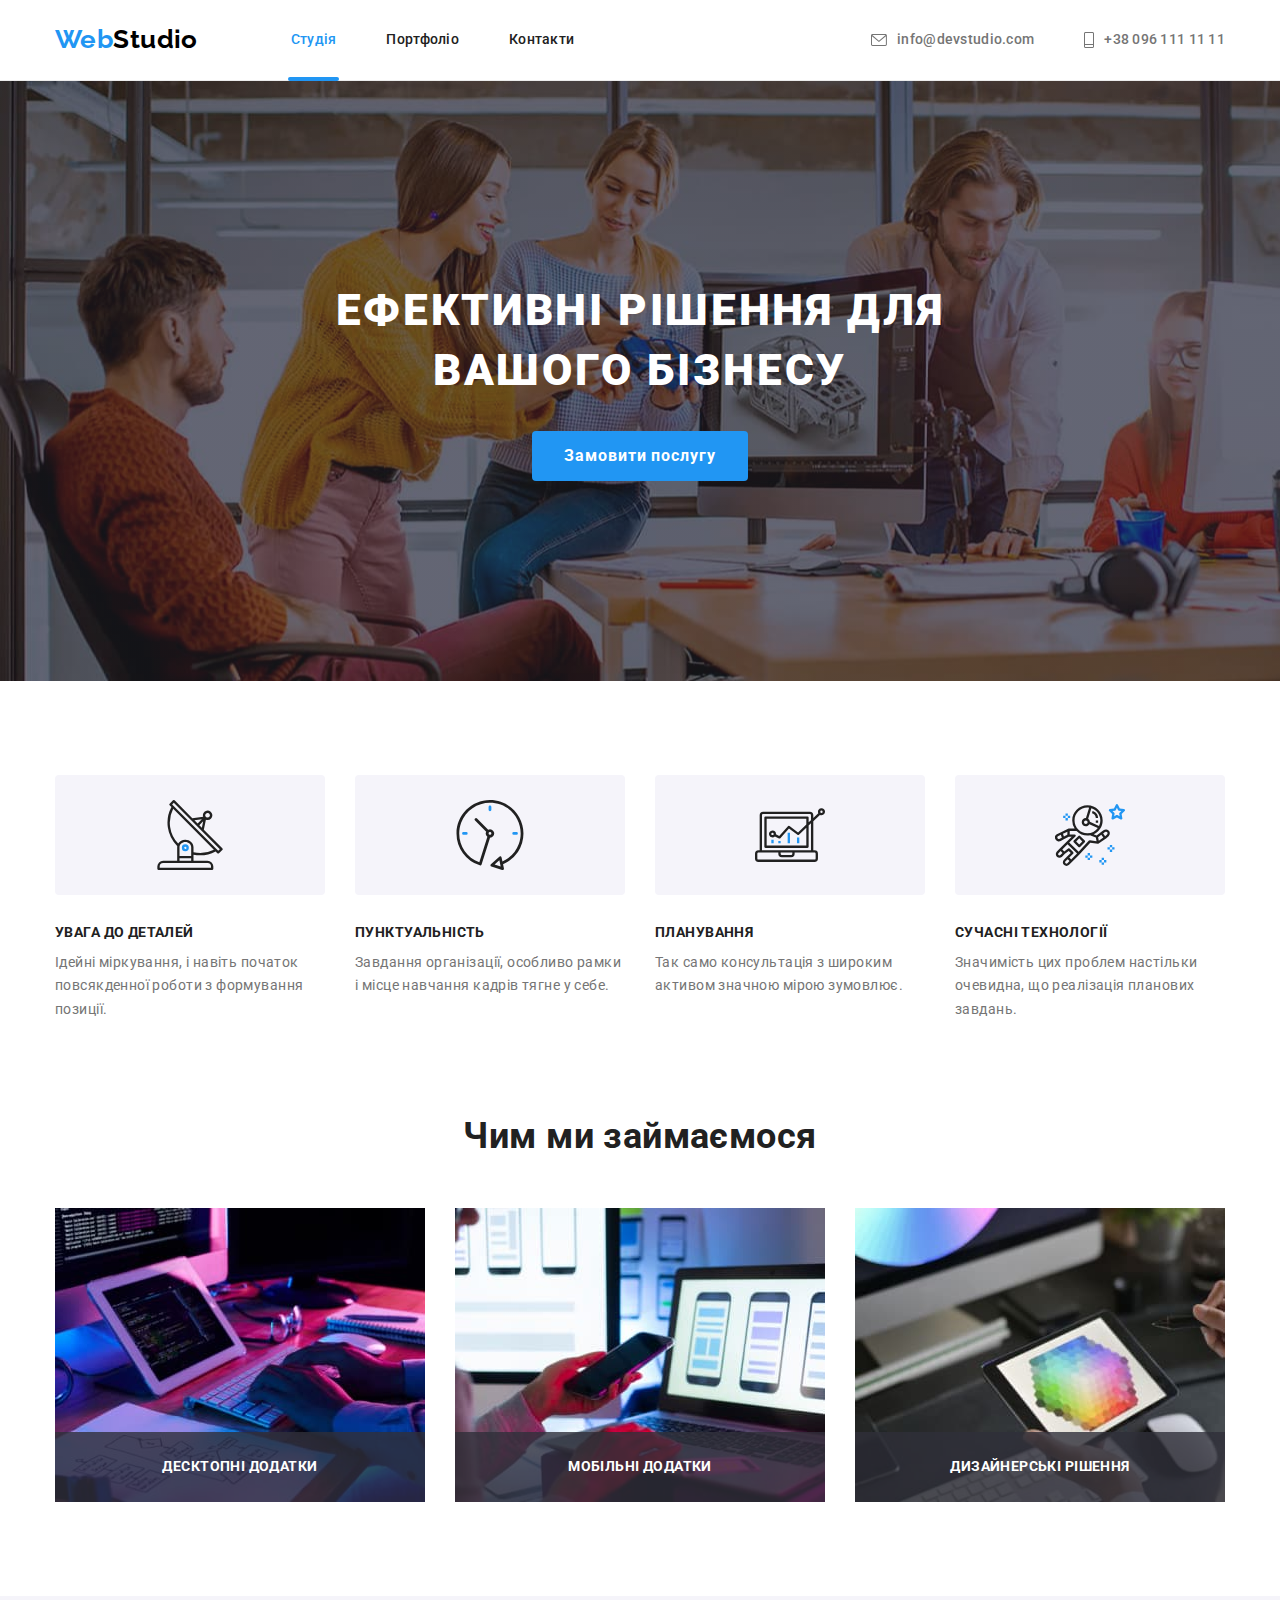
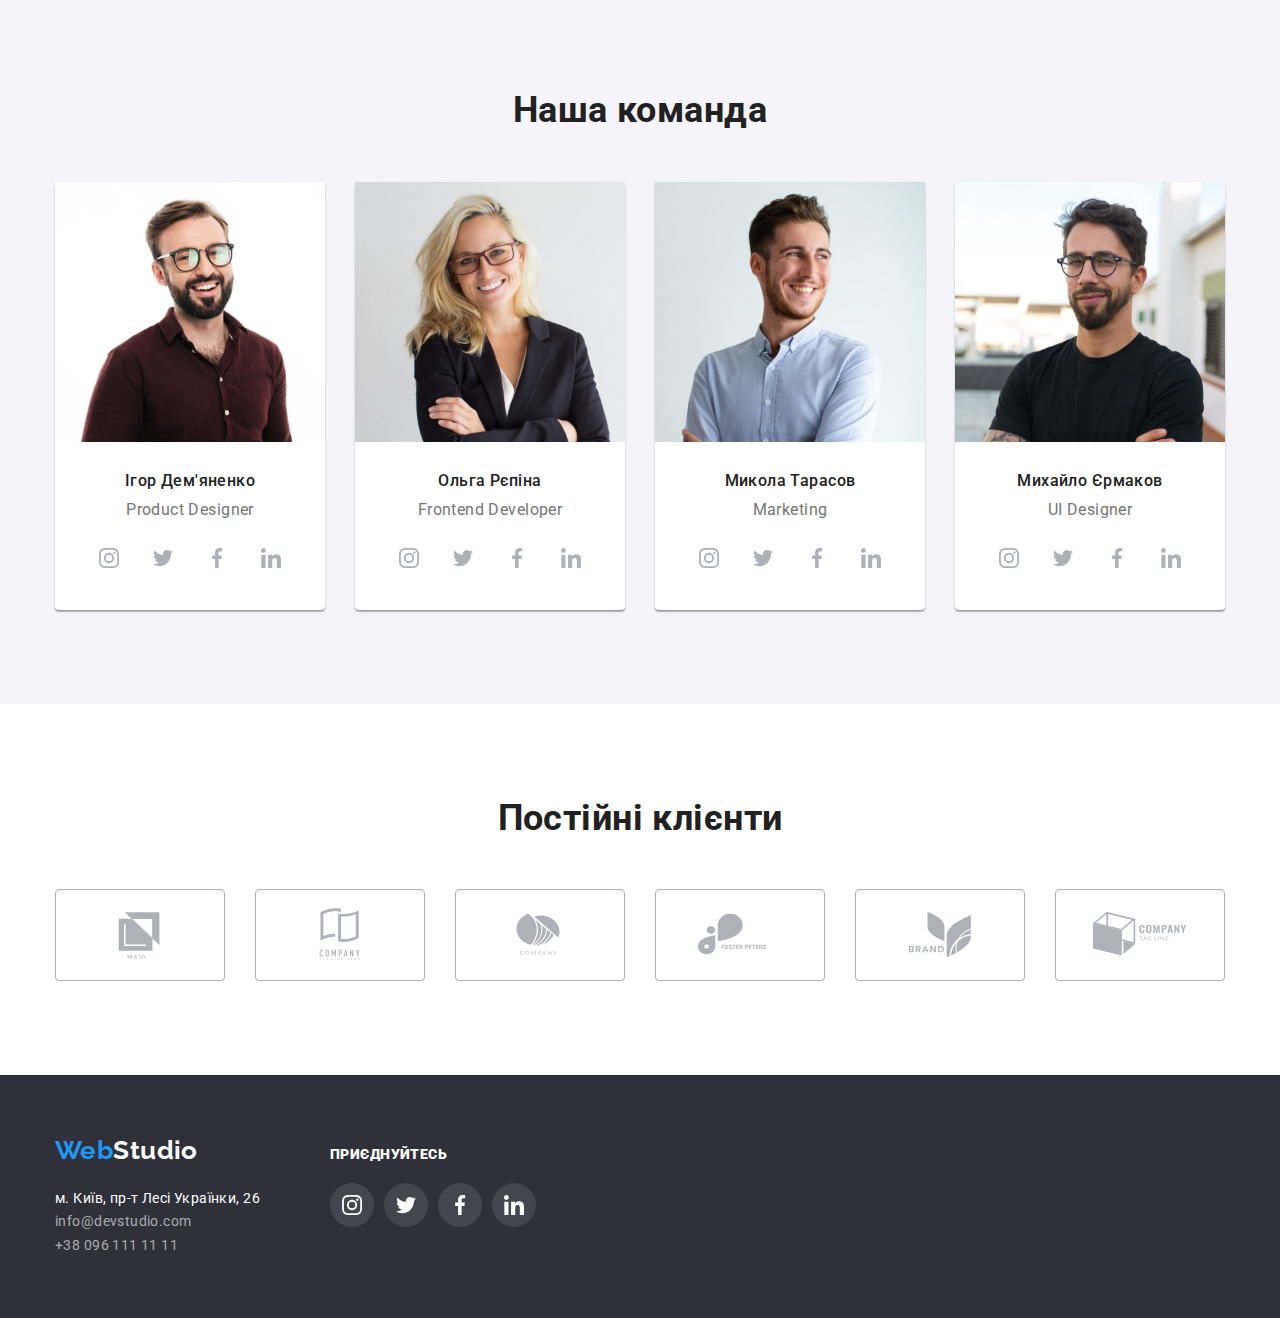
<file: index.html>
<!DOCTYPE html>
<html lang="uk">
  <head>
    <meta charset="UTF-8" />
    <meta http-equiv="X-UA-Compatible" content="IE=edge" />
    <meta name="viewport" content="width=device-width, initial-scale=1.0" />
    <link rel="preconnect" href="https://fonts.googleapis.com" />
    <link rel="preconnect" href="https://fonts.gstatic.com" crossorigin />
    <link
      href="https://fonts.googleapis.com/css2?family=Raleway:wght@700&family=Roboto:wght@400;500;700;900&display=swap"
      rel="stylesheet"
    />
    <link
      rel="stylesheet"
      href="https://cdnjs.cloudflare.com/ajax/libs/modern-normalize/1.1.0/modern-normalize.min.css"
    />
    <link rel="stylesheet" href="./css/styles.css" />
    <title>Головна</title>
  </head>
  <body>
    <header class="page-header">
      <div class="container main-nav">
        <a href="./index.html" class="logo-header"><span class="accent">Web</span>Studio</a>
        <nav>
          <ul class="site-nav">
            <li class="item"><a href="./index.html" class="link current">Студія</a></li>
            <li class="item"><a href="./portfolio.html" class="link">Портфоліо</a></li>
            <li class="item"><a href="" class="link">Контакти</a></li>
          </ul>
        </nav>
        <ul class="site-contacts">
          <li class="item">
            <a href="mailto:info@devstudio.com" class="link">
              <svg class="icon" width="16" height="12">
                <use href="./images/icons.svg#icon-envelope"></use>
              </svg>
              info@devstudio.com</a
            >
          </li>
          <li class="item">
            <a href="tel:+380961111111" class="link">
              <svg class="icon" width="10" height="16">
                <use href="./images/icons.svg#icon-tel"></use>
              </svg>
              +38 096 111 11 11</a
            >
          </li>
        </ul>
      </div>
    </header>
    <main>
      <section class="hero section">
        <div class="container">
          <h1 class="hero-heading">Ефективні рішення для вашого бізнесу</h1>
          <button type="button" class="hero-btn" data-modal-open>Замовити послугу</button>
        </div>
      </section>
      <section class="features section">
        <div class="container">
          <h2 class="features-title visually-hidden">Особливості</h2>
          <ul class="features-list">
            <li class="item">
              <div class="features-bg">
                <svg class="icon" width="70" height="70">
                  <use href="./images/icons.svg#icon-antenna"></use>
                </svg>
              </div>
              <h3 class="features-heading">УВАГА ДО ДЕТАЛЕЙ</h3>
              <p class="features-text">
                Ідейні міркування, і навіть початок повсякденної роботи з формування позиції.
              </p>
            </li>
            <li class="item">
              <div class="features-bg">
                <svg class="icon" width="70" height="70">
                  <use href="./images/icons.svg#icon-clock"></use>
                </svg>
              </div>
              <h3 class="features-heading">ПУНКТУАЛЬНІСТЬ</h3>
              <p class="features-text">
                Завдання організації, особливо рамки і місце навчання кадрів тягне у себе.
              </p>
            </li>
            <li class="item">
              <div class="features-bg">
                <svg class="icon" width="70" height="70">
                  <use href="./images/icons.svg#icon-diagram"></use>
                </svg>
              </div>
              <h3 class="features-heading">ПЛАНУВАННЯ</h3>
              <p class="features-text">
                Так само консультація з широким активом значною мірою зумовлює.
              </p>
            </li>
            <li class="item">
              <div class="features-bg">
                <svg class="icon" width="70" height="70">
                  <use href="./images/icons.svg#icon-astronaut"></use>
                </svg>
              </div>
              <h3 class="features-heading">СУЧАСНІ ТЕХНОЛОГІЇ</h3>
              <p class="features-text">
                Значимість цих проблем настільки очевидна, що реалізація планових завдань.
              </p>
            </li>
          </ul>
        </div>
      </section>
      <section class="about section">
        <div class="container">
          <h2 class="about-heading">Чим ми займаємося</h2>
          <ul class="about-list">
            <li class="item">
              <div class="about-thumb">
                <img class="image" src="./images/img.jpg" alt="Процесс розробки" width="370" />
                <h3 class="description">Десктопні додатки</h3>
              </div>
            </li>
            <li class="item">
              <div class="about-thumb">
                <img class="image" src="./images/img-1.jpg" alt="Оформлення додатку" width="370" />
                <h3 class="description">Мобільні додатки</h3>
              </div>
            </li>
            <li class="item">
              <div class="about-thumb">
                <img class="image" src="./images/img-2.jpg" alt="Дизайн" width="370" />
                <h3 class="description">Дизайнерські рішення</h3>
              </div>
            </li>
          </ul>
        </div>
      </section>
      <section class="team section">
        <div class="container">
          <h2 class="team-heading">Наша команда</h2>
          <ul class="team-list">
            <li class="item">
              <img class="image" src="./images/team/img.jpg" alt="Ігор Дем'яненко" width="270" />
              <div class="team-cards">
                <h3 class="team-member">Ігор Дем'яненко</h3>
                <p class="member-spec">Product Designer</p>
                <ul class="social-list">
                  <li class="social-item">
                    <a href="" class="social-link">
                      <svg class="icon" width="20" height="20">
                        <use href="./images/icons.svg#icon-instagram"></use></svg
                    ></a>
                  </li>
                  <li class="social-item">
                    <a href="" class="social-link">
                      <svg class="icon" width="20" height="20">
                        <use href="./images/icons.svg#icon-twitter"></use></svg
                    ></a>
                  </li>
                  <li class="social-item">
                    <a href="" class="social-link">
                      <svg class="icon" width="20" height="20">
                        <use href="./images/icons.svg#icon-facebook"></use></svg
                    ></a>
                  </li>
                  <li class="social-item">
                    <a href="" class="social-link">
                      <svg class="icon" width="20" height="20">
                        <use href="./images/icons.svg#icon-linkedin"></use></svg
                    ></a>
                  </li>
                </ul>
              </div>
            </li>
            <li class="item">
              <img class="image" src="./images/team/img-1.jpg" alt="Ольга Рєпіна" width="270" />
              <div class="team-cards">
                <h3 class="team-member">Ольга Рєпіна</h3>
                <p class="member-spec">Frontend Developer</p>
                <ul class="social-list">
                  <li class="social-item">
                    <a href="" class="social-link">
                      <svg class="icon" width="20" height="20">
                        <use href="./images/icons.svg#icon-instagram"></use></svg
                    ></a>
                  </li>
                  <li class="social-item">
                    <a href="" class="social-link">
                      <svg class="icon" width="20" height="20">
                        <use href="./images/icons.svg#icon-twitter"></use></svg
                    ></a>
                  </li>
                  <li class="social-item">
                    <a href="" class="social-link">
                      <svg class="icon" width="20" height="20">
                        <use href="./images/icons.svg#icon-facebook"></use></svg
                    ></a>
                  </li>
                  <li class="social-item">
                    <a href="" class="social-link">
                      <svg class="icon" width="20" height="20">
                        <use href="./images/icons.svg#icon-linkedin"></use></svg
                    ></a>
                  </li>
                </ul>
              </div>
            </li>
            <li class="item">
              <img class="image" src="./images/team/img-2.jpg" alt="Микола Тарасов" width="270" />
              <div class="team-cards">
                <h3 class="team-member">Микола Тарасов</h3>
                <p class="member-spec">Marketing</p>
                <ul class="social-list">
                  <li class="social-item">
                    <a href="" class="social-link">
                      <svg class="icon" width="20" height="20">
                        <use href="./images/icons.svg#icon-instagram"></use></svg
                    ></a>
                  </li>
                  <li class="social-item">
                    <a href="" class="social-link">
                      <svg class="icon" width="20" height="20">
                        <use href="./images/icons.svg#icon-twitter"></use></svg
                    ></a>
                  </li>
                  <li class="social-item">
                    <a href="" class="social-link">
                      <svg class="icon" width="20" height="20">
                        <use href="./images/icons.svg#icon-facebook"></use></svg
                    ></a>
                  </li>
                  <li class="social-item">
                    <a href="" class="social-link">
                      <svg class="icon" width="20" height="20">
                        <use href="./images/icons.svg#icon-linkedin"></use></svg
                    ></a>
                  </li>
                </ul>
              </div>
            </li>
            <li class="item">
              <img class="image" src="./images/team/img-3.jpg" alt="Михайло Єрмаков" width="270" />
              <div class="team-cards">
                <h3 class="team-member">Михайло Єрмаков</h3>
                <p class="member-spec">UI Designer</p>
                <ul class="social-list">
                  <li class="social-item">
                    <a href="" class="social-link">
                      <svg class="icon" width="20" height="20">
                        <use href="./images/icons.svg#icon-instagram"></use></svg
                    ></a>
                  </li>
                  <li class="social-item">
                    <a href="" class="social-link">
                      <svg class="icon" width="20" height="20">
                        <use href="./images/icons.svg#icon-twitter"></use></svg
                    ></a>
                  </li>
                  <li class="social-item">
                    <a href="" class="social-link">
                      <svg class="icon" width="20" height="20">
                        <use href="./images/icons.svg#icon-facebook"></use></svg
                    ></a>
                  </li>
                  <li class="social-item">
                    <a href="" class="social-link">
                      <svg class="icon" width="20" height="20">
                        <use href="./images/icons.svg#icon-linkedin"></use></svg
                    ></a>
                  </li>
                </ul>
              </div>
            </li>
          </ul>
        </div>
      </section>
      <section class="costumers section">
        <div class="container">
          <h2 class="costumers-heading">Постійні клієнти</h2>
          <ul class="costumers-list">
            <li class="costumer-item">
              <a href="" class="costumer-link">
                <svg class="icon" width="106" height="60">
                  <use href="./images/icons.svg#icon-ya-co"></use></svg
              ></a>
            </li>
            <li class="costumer-item">
              <a href="" class="costumer-link">
                <svg class="icon" width="106" height="60">
                  <use href="./images/icons.svg#icon-tagline"></use></svg
              ></a>
            </li>
            <li class="costumer-item">
              <a href="" class="costumer-link">
                <svg class="icon" width="106" height="60">
                  <use href="./images/icons.svg#icon-company"></use></svg
              ></a>
            </li>
            <li class="costumer-item">
              <a href="" class="costumer-link">
                <svg class="icon" width="106" height="60">
                  <use href="./images/icons.svg#icon-foster"></use></svg
              ></a>
            </li>
            <li class="costumer-item">
              <a href="" class="costumer-link">
                <svg class="icon" width="106" height="60">
                  <use href="./images/icons.svg#icon-brand"></use></svg
              ></a>
            </li>
            <li class="costumer-item">
              <a href="" class="costumer-link">
                <svg class="icon" width="106" height="60">
                  <use href="./images/icons.svg#icon-company-last"></use></svg
              ></a>
            </li>
          </ul>
        </div>
      </section>
    </main>
    <footer class="page-footer">
      <div class="container footer">
        <div class="address-items">
          <a href="./index.html" class="logo-footer"><span class="accent">Web</span>Studio</a>
          <address>
            <ul class="address">
              <li>
                <a
                  class="address-link"
                  href="https://goo.gl/maps/VLPrRpzanvmtSd6Z9"
                  target="_blank"
                  rel="noopener noreferrer"
                  >м. Київ, пр-т Лесі Українки, 26</a
                >
              </li>
              <li>
                <a href="mailto:info@devstudio.com" class="address-mail">info@devstudio.com</a>
              </li>
              <li><a href="tel:+380961111111" class="address-tel">+38 096 111 11 11</a></li>
            </ul>
          </address>
        </div>
        <div class="footer-social">
          <p class="footer-text"><strong>приєднуйтесь</strong></p>
          <ul class="social-list">
            <li class="social-item">
              <a href="" class="social-link footer">
                <svg class="icon footer" width="20" height="20">
                  <use href="./images/icons.svg#icon-instagram"></use></svg
              ></a>
            </li>
            <li class="social-item">
              <a href="" class="social-link footer">
                <svg class="icon footer" width="20" height="20">
                  <use href="./images/icons.svg#icon-twitter"></use></svg
              ></a>
            </li>
            <li class="social-item">
              <a href="" class="social-link footer">
                <svg class="icon footer" width="20" height="20">
                  <use href="./images/icons.svg#icon-facebook"></use></svg
              ></a>
            </li>
            <li class="social-item">
              <a href="" class="social-link footer">
                <svg class="icon footer" width="20" height="20">
                  <use href="./images/icons.svg#icon-linkedin"></use></svg
              ></a>
            </li>
          </ul>
        </div>
      </div>
    </footer>
    <div class="backdrop is-hidden" data-modal>
      <div class="modal">
        <button type="button" class="close-btn" data-modal-close>
          <svg class="icon" width="11" height="11">
            <use href="./images/icons.svg#icon-close"></use>
          </svg>
        </button>
      </div>
    </div>
    <script src="./js/modal.js"></script>
  </body>
</html>
</file>
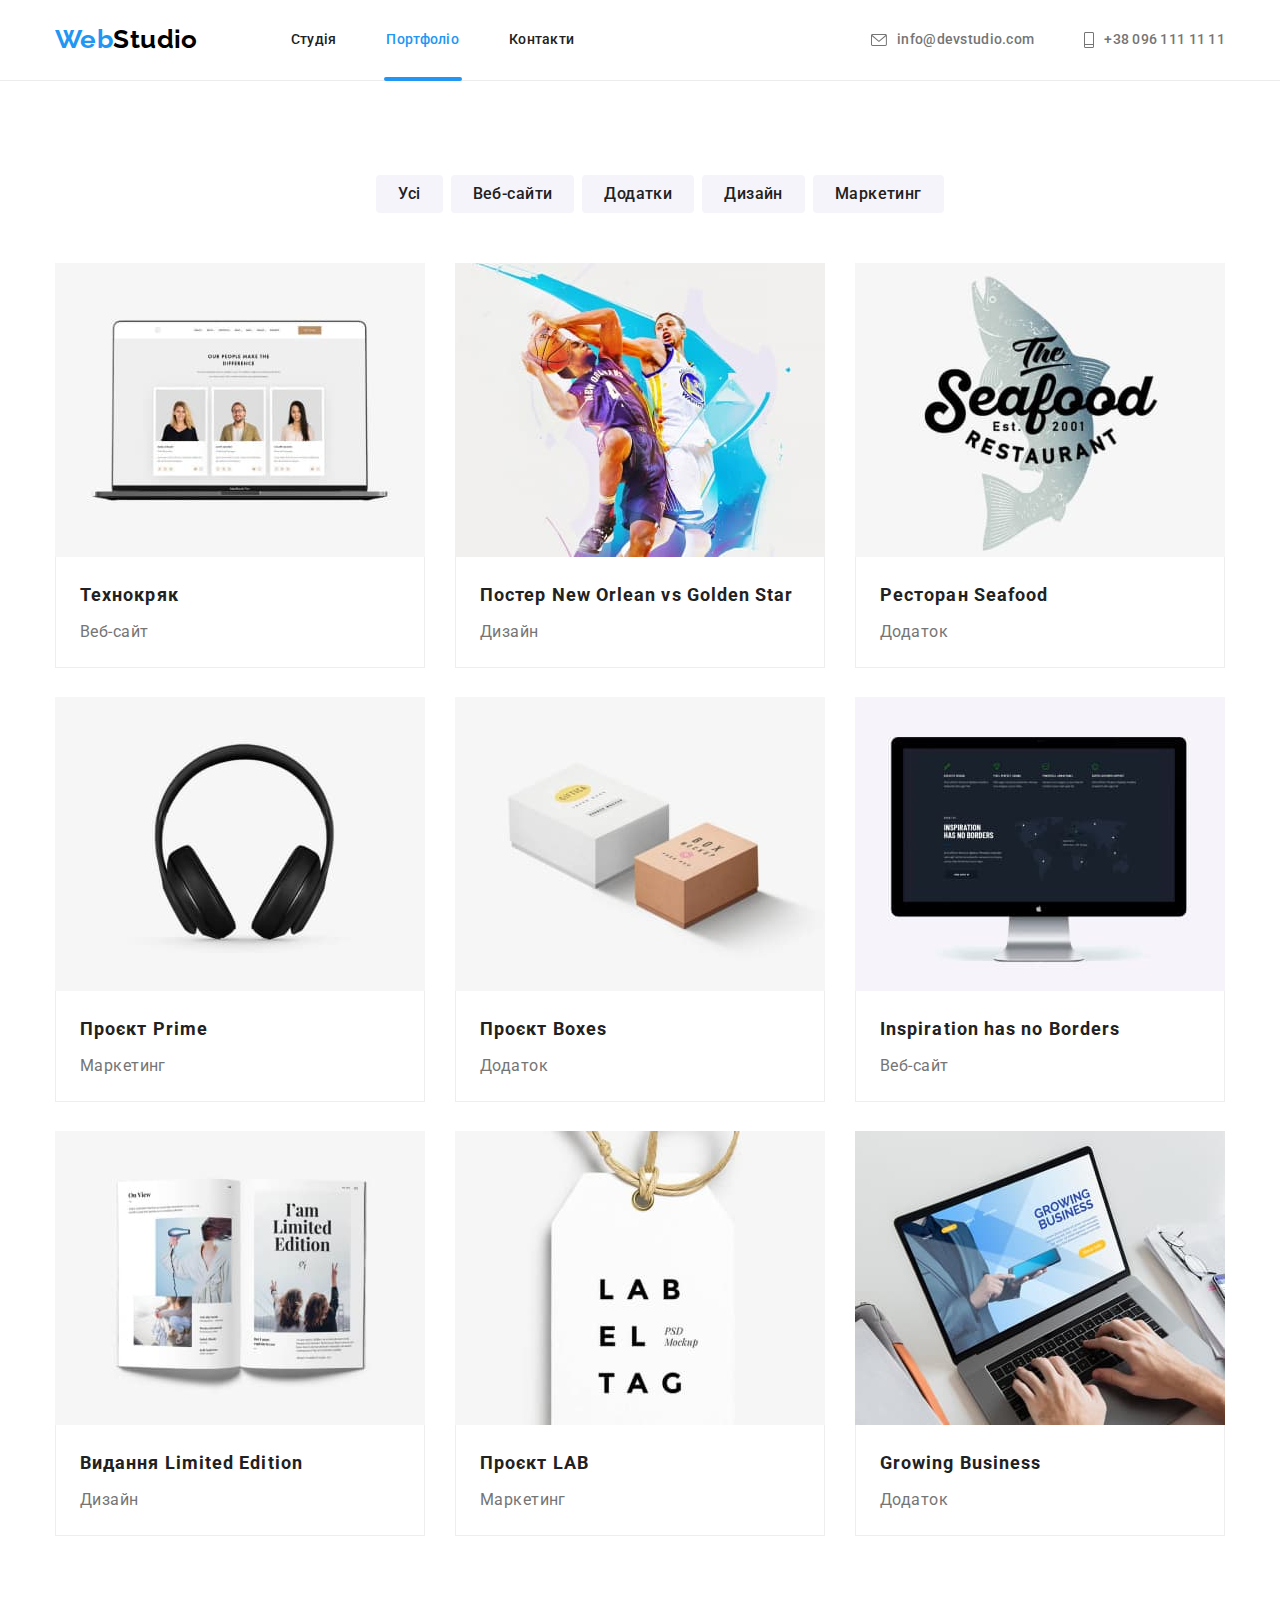
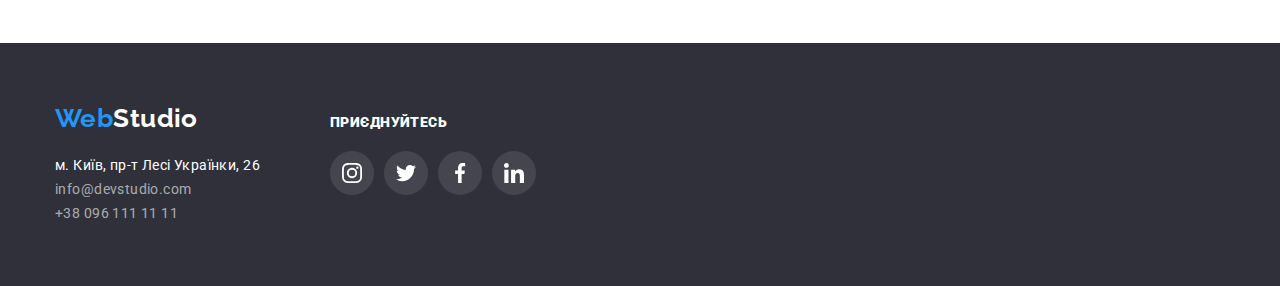
<file: portfolio.html>
<!DOCTYPE html>
<html lang="uk">
  <head>
    <meta charset="UTF-8" />
    <meta http-equiv="X-UA-Compatible" content="IE=edge" />
    <meta name="viewport" content="width=device-width, initial-scale=1.0" />
    <link rel="preconnect" href="https://fonts.googleapis.com" />
    <link rel="preconnect" href="https://fonts.gstatic.com" crossorigin />
    <link
      href="https://fonts.googleapis.com/css2?family=Raleway:wght@700&family=Roboto:wght@400;500;700;900&display=swap"
      rel="stylesheet"
    />
    <link
      rel="stylesheet"
      href="https://cdnjs.cloudflare.com/ajax/libs/modern-normalize/1.1.0/modern-normalize.min.css"
    />
    <link rel="stylesheet" href="./css/styles.css" />
    <title>Портфоліо</title>
  </head>
  <body>
    <header class="page-header">
      <div class="container main-nav">
        <a href="./index.html" class="logo-header"><span class="accent">Web</span>Studio</a>
        <nav>
          <ul class="site-nav">
            <li class="item"><a href="./index.html" class="link">Студія</a></li>
            <li class="item"><a href="./portfolio.html" class="link current">Портфоліо</a></li>
            <li class="item"><a href="" class="link">Контакти</a></li>
          </ul>
        </nav>
        <ul class="site-contacts">
          <li class="item">
            <a href="mailto:info@devstudio.com" class="link">
              <svg class="icon" width="16" height="12">
                <use href="./images/icons.svg#icon-envelope"></use>
              </svg>
              info@devstudio.com</a
            >
          </li>
          <li class="item">
            <a href="tel:+380961111111" class="link">
              <svg class="icon" width="10" height="16">
                <use href="./images/icons.svg#icon-tel"></use>
              </svg>
              +38 096 111 11 11</a
            >
          </li>
        </ul>
      </div>
    </header>
    <main>
      <section class="portfolio section">
        <div class="container">
          <h1 class="portfolio-heading visually-hidden">Портфоліо</h1>
          <ul class="portfolio-btns">
            <li class="item"><button type="button" class="portfolio-btn">Усі</button></li>
            <li class="item"><button type="button" class="portfolio-btn">Веб-сайти</button></li>
            <li class="item"><button type="button" class="portfolio-btn">Додатки</button></li>
            <li class="item"><button type="button" class="portfolio-btn">Дизайн</button></li>
            <li class="item"><button type="button" class="portfolio-btn">Маркетинг</button></li>
          </ul>
          <ul class="portfolio-tiles">
            <li class="item">
              <a href="" class="portfolio-link">
                <div class="tile-thumb">
                  <img class="image" src="./images/portfolio/img.jpg" alt="Технокряк" width="370" />
                  <p class="tile-description">
                    Ресурс пропонує комплексні пропозиції з різним рівнем функціоналу та сервісів.
                    Все це дозволить відвідувачу отримати вичерпні відомості про компанію чи
                    приватну особу.
                  </p>
                </div>
                <div class="tile">
                  <h2 class="tile-name">Технокряк</h2>
                  <p class="tile-text">Веб-сайт</p>
                </div>
              </a>
            </li>
            <li class="item">
              <a href="" class="portfolio-link">
                <div class="tile-thumb">
                  <img
                    class="image"
                    src="./images/portfolio/img-1.jpg"
                    alt="Постер New Orlean vs Golden Star"
                    width="370"
                  />
                  <p class="tile-description">
                    Lorem ipsum dolor sit amet, consectetur adipisicing elit. Inventore officiis eum
                    sed tenetur, laudantium consequuntur doloribus quod, rem quas tempore quaerat
                    repellendus ipsa saepe alias atque officia ex, facere libero!
                  </p>
                </div>
                <div class="tile">
                  <h2 class="tile-name">Постер New Orlean vs Golden Star</h2>
                  <p class="tile-text">Дизайн</p>
                </div>
              </a>
            </li>
            <li class="item">
              <a href="" class="portfolio-link">
                <div class="tile-thumb">
                  <img
                    class="image"
                    src="./images/portfolio/img-2.jpg"
                    alt="Ресторан Seafood"
                    width="370"
                  />
                  <p class="tile-description">
                    Lorem ipsum dolor sit amet, consectetur adipisicing elit. Inventore officiis eum
                    sed tenetur, laudantium consequuntur doloribus quod, rem quas tempore quaerat
                    repellendus ipsa saepe alias atque officia ex, facere libero!
                  </p>
                </div>
                <div class="tile">
                  <h2 class="tile-name">Ресторан Seafood</h2>
                  <p class="tile-text">Додаток</p>
                </div>
              </a>
            </li>
            <li class="item">
              <a href="" class="portfolio-link">
                <div class="tile-thumb">
                  <img
                    class="image"
                    src="./images/portfolio/img-3.jpg"
                    alt="Проєкт Prime"
                    width="370"
                  />
                  <p class="tile-description">
                    Lorem ipsum dolor sit amet, consectetur adipisicing elit. Inventore officiis eum
                    sed tenetur, laudantium consequuntur doloribus quod, rem quas tempore quaerat
                    repellendus ipsa saepe alias atque officia ex, facere libero!
                  </p>
                </div>
                <div class="tile">
                  <h2 class="tile-name">Проєкт Prime</h2>
                  <p class="tile-text">Маркетинг</p>
                </div>
              </a>
            </li>
            <li class="item">
              <a href="" class="portfolio-link">
                <div class="tile-thumb">
                  <img
                    class="image"
                    src="./images/portfolio/img-4.jpg"
                    alt="Проєкт Boxes"
                    width="370"
                  />
                  <p class="tile-description">
                    Lorem ipsum dolor sit amet, consectetur adipisicing elit. Inventore officiis eum
                    sed tenetur, laudantium consequuntur doloribus quod, rem quas tempore quaerat
                    repellendus ipsa saepe alias atque officia ex, facere libero!
                  </p>
                </div>
                <div class="tile">
                  <h2 class="tile-name">Проєкт Boxes</h2>
                  <p class="tile-text">Додаток</p>
                </div>
              </a>
            </li>
            <li class="item">
              <a href="" class="portfolio-link">
                <div class="tile-thumb">
                  <img
                    class="image"
                    src="./images/portfolio/img-5.jpg"
                    alt="Inspiration has no Borders"
                    width="370"
                  />
                  <p class="tile-description">
                    Lorem ipsum dolor sit amet, consectetur adipisicing elit. Inventore officiis eum
                    sed tenetur, laudantium consequuntur doloribus quod, rem quas tempore quaerat
                    repellendus ipsa saepe alias atque officia ex, facere libero!
                  </p>
                </div>
                <div class="tile">
                  <h2 class="tile-name">Inspiration has no Borders</h2>
                  <p class="tile-text">Веб-сайт</p>
                </div>
              </a>
            </li>
            <li class="item">
              <a href="" class="portfolio-link">
                <div class="tile-thumb">
                  <img
                    class="image"
                    src="./images/portfolio/img-6.jpg"
                    alt="Видання Limited Edition"
                    width="370"
                  />
                  <p class="tile-description">
                    Lorem ipsum dolor sit amet, consectetur adipisicing elit. Inventore officiis eum
                    sed tenetur, laudantium consequuntur doloribus quod, rem quas tempore quaerat
                    repellendus ipsa saepe alias atque officia ex, facere libero!
                  </p>
                </div>
                <div class="tile">
                  <h2 class="tile-name">Видання Limited Edition</h2>
                  <p class="tile-text">Дизайн</p>
                </div>
              </a>
            </li>
            <li class="item">
              <a href="" class="portfolio-link">
                <div class="tile-thumb">
                  <img
                    class="image"
                    src="./images/portfolio/img-7.jpg"
                    alt="Проєкт LAB"
                    width="370"
                  />
                  <p class="tile-description">
                    Lorem ipsum dolor sit amet, consectetur adipisicing elit. Inventore officiis eum
                    sed tenetur, laudantium consequuntur doloribus quod, rem quas tempore quaerat
                    repellendus ipsa saepe alias atque officia ex, facere libero!
                  </p>
                </div>
                <div class="tile">
                  <h2 class="tile-name">Проєкт LAB</h2>
                  <p class="tile-text">Маркетинг</p>
                </div>
              </a>
            </li>
            <li class="item">
              <a href="" class="portfolio-link">
                <div class="tile-thumb">
                  <img
                    class="image"
                    src="./images/portfolio/img-8.jpg"
                    alt="Growing Business"
                    width="370"
                  />
                  <p class="tile-description">
                    Lorem ipsum dolor sit amet, consectetur adipisicing elit. Inventore officiis eum
                    sed tenetur, laudantium consequuntur doloribus quod, rem quas tempore quaerat
                    repellendus ipsa saepe alias atque officia ex, facere libero!
                  </p>
                </div>
                <div class="tile">
                  <h2 class="tile-name">Growing Business</h2>
                  <p class="tile-text">Додаток</p>
                </div>
              </a>
            </li>
          </ul>
        </div>
      </section>
    </main>
    <footer class="page-footer">
      <div class="container footer">
        <div class="address-items">
          <a href="./index.html" class="logo-footer"><span class="accent">Web</span>Studio</a>
          <address>
            <ul class="address">
              <li>
                <a
                  class="address-link"
                  href="https://goo.gl/maps/VLPrRpzanvmtSd6Z9"
                  target="_blank"
                  rel="noopener noreferrer"
                  >м. Київ, пр-т Лесі Українки, 26</a
                >
              </li>
              <li>
                <a href="mailto:info@devstudio.com" class="address-mail">info@devstudio.com</a>
              </li>
              <li><a href="tel:+380961111111" class="address-tel">+38 096 111 11 11</a></li>
            </ul>
          </address>
        </div>
        <div class="footer-social">
          <p class="footer-text"><strong>приєднуйтесь</strong></p>
          <ul class="social-list">
            <li class="social-item">
              <a href="" class="social-link footer">
                <svg class="icon footer" width="20" height="20">
                  <use href="./images/icons.svg#icon-instagram"></use></svg
              ></a>
            </li>
            <li class="social-item">
              <a href="" class="social-link footer">
                <svg class="icon footer" width="20" height="20">
                  <use href="./images/icons.svg#icon-twitter"></use></svg
              ></a>
            </li>
            <li class="social-item">
              <a href="" class="social-link footer">
                <svg class="icon footer" width="20" height="20">
                  <use href="./images/icons.svg#icon-facebook"></use></svg
              ></a>
            </li>
            <li class="social-item">
              <a href="" class="social-link footer">
                <svg class="icon footer" width="20" height="20">
                  <use href="./images/icons.svg#icon-linkedin"></use></svg
              ></a>
            </li>
          </ul>
        </div>
      </div>
    </footer>
  </body>
</html>
</file>
<file: css/styles.css>
:root {
  --primary-bg-color: #ffffff;
  --secondary-bg-color: #2f303a;
  --accent-bg-color: #f5f4fa;
  --primary-text-color: #212121;
  --secondary-text-color: #757575;
  --accent-text-color: #2196f3;
}

body {
  font-family: 'Roboto', sans-serif;
  font-size: 14px;
  letter-spacing: 0.03em;
  background-color: var(--primary-bg-color);
  color: var(--primary-text-color);
}

/* * {
  outline: 1px solid #9a1115;
} */

/* Containers & Sections */

.container {
  width: 1200px;
  padding: 0 15px;
  margin-left: auto;
  margin-right: auto;
}

.section {
  padding: 94px 0px;
}

/* Header&Footer logo */

.page-header {
  border-bottom: 1px solid #ececec;
}

.logo-header,
.logo-footer {
  font-family: 'Raleway', sans-serif;
  text-decoration: none;
  font-weight: 700;
  font-size: 26px;
  line-height: 1.2;
  color: #000000;
}

.logo-footer {
  color: #ffffff;
}

.accent {
  color: var(--accent-text-color);
}

/* Header links */

.page-header .link {
  text-decoration: none;
  font-weight: 500;
  line-height: 1.14;
  letter-spacing: 0.02em;
}

.site-nav .link {
  display: block;
  padding: 32px 0;
  color: var(--primary-text-color);
}

.site-contacts .link {
  display: flex;
  align-items: center;
  padding: 32px 0;
  color: var(--secondary-text-color);
}

.link .icon {
  margin-right: 10px;
}

.link.current {
  position: relative;
  color: var(--accent-text-color);
}

.current::after {
  position: absolute;
  left: -2.5px;
  bottom: -1px;
  content: '';
  width: calc(100% + 5px);
  background-color: var(--accent-text-color);
  height: 4px;
  border-radius: 2px;
}

.link,
.social-link,
.costumer-link,
.address-link,
.address-mail,
.address-tel,
.hero-btn,
.portfolio-btn,
.tile-description,
.portfolio-link {
  transition-property: background-color, border, box-shadow, color, transform;
  transition-duration: 250ms;
  transition-timing-function: cubic-bezier(0.4, 0, 0.2, 1);
}

.link:hover,
.link:focus {
  color: var(--accent-text-color);
}

.site-nav,
.site-contacts {
  display: flex;
  margin: 0;
  padding: 0;
  list-style-type: none;
}

.site-contacts {
  margin-left: auto;
}

.site-nav .item + .item,
.site-contacts .item + .item {
  margin-left: 50px;
}

.site-nav {
  margin-left: 93px;
}

.main-nav {
  display: flex;
  align-items: center;
}

/* Hero Section */
.hero.section {
  padding: 200px 0;
  max-width: 1600px;
  margin: 0 auto;
  background-image: linear-gradient(rgba(47, 48, 58, 0.4), rgba(47, 48, 58, 0.4)),
    url(../images/hero-bg.jpg);
  background-repeat: no-repeat;
  background-size: cover;
}

.hero {
  background-color: var(--secondary-bg-color);
  text-align: center;
}

.hero-heading {
  margin-top: 0;
  margin-bottom: 30px;
  padding: 0px 238px;
  font-weight: 900;
  font-size: 44px;
  line-height: 1.36;
  letter-spacing: 0.06em;
  text-transform: uppercase;
  color: #ffffff;
}

.hero-btn {
  padding: 10px 32px;
  border-radius: 4px;
  border: none;
  font-family: inherit;
  font-weight: 700;
  font-size: 16px;
  line-height: 1.87;
  letter-spacing: 0.06em;
  color: #ffffff;
  background-color: var(--accent-text-color);
  cursor: pointer;
}

.hero-btn:hover,
.hero-btn:focus {
  color: var(--primary-text-color);
  background-color: var(--accent-bg-color);
}

/* Features Section */

.features-bg {
  display: flex;
  align-items: center;
  justify-content: center;
  margin-bottom: 30px;
  width: 270px;
  height: 120px;
  background-color: var(--accent-bg-color);
  border-radius: 4px;
}

.features-list {
  display: flex;
  margin: 0;
  padding-left: 0;
  list-style-type: none;
}

.features-list .item + .item {
  margin-left: 30px;
}

.features-heading {
  margin-top: 0px;
  margin-bottom: 10px;
  font-size: 14px;
  line-height: 1.14;
  text-transform: uppercase;
}

.features-text {
  margin: 0;
  font-weight: 400;
  font-size: 14px;
  line-height: 1.71;
  color: var(--secondary-text-color);
}

.visually-hidden {
  position: absolute;
  clip: rect(0 0 0 0);
  width: 1px;
  height: 1px;
  margin: -1px;
}

/* About & Team Section */

.about-heading,
.team-heading,
.costumers-heading {
  margin: 0px 0px 50px 0px;
  font-size: 36px;
  line-height: 1.16;
  text-align: center;
  color: var(--primary-text-color);
}

.about-list {
  display: flex;
  padding-left: 0;
  margin: 0;
  list-style-type: none;
}

.about-list .item + .item {
  margin-left: 30px;
}

.about-thumb {
  position: relative;
}

.image {
  display: block;
}

.description {
  position: absolute;
  bottom: 0;
  margin: 0;
  padding: 27px 0;
  width: 100%;
  font-size: 14px;
  line-height: 1.14;
  text-align: center;
  text-transform: uppercase;
  color: #ffffff;
  background: rgba(47, 48, 58, 0.8);
}

.about.section {
  padding-top: 0;
}

/* Team Section */

.team-member,
.member-spec {
  margin: 30px 0px 10px 0px;
  font-weight: 500;
  font-size: 16px;
  line-height: 1.18;
  text-align: center;
}

.member-spec {
  margin: 0;
  margin-bottom: 16px;
  font-weight: 400;
  color: var(--secondary-text-color);
}

.team-list {
  display: flex;
  margin: 0;
  padding-left: 0;
  justify-content: space-between;
  list-style-type: none;
}

.team {
  background-color: var(--accent-bg-color);
}

.team-list .item {
  background-color: var(--primary-bg-color);
  box-shadow: 0px 1px 3px rgba(0, 0, 0, 0.12), 0px 1px 1px rgba(0, 0, 0, 0.14),
    0px 2px 1px rgba(0, 0, 0, 0.2);
  border-radius: 4px;
}

.social-list {
  display: flex;
  list-style: none;
  justify-content: center;
  padding-left: 0;
  padding-bottom: 30px;
}

.social-item + .social-item {
  margin-left: 10px;
}

.social-link {
  width: 44px;
  height: 44px;
  border-radius: 50%;
  display: flex;
  align-items: center;
  justify-content: center;
  color: #afb1b8;
}

.social-link.footer {
  color: #ffffff;
  background-color: rgba(255, 255, 255, 0.1);
}

.social-link:hover {
  color: #ffffff;
  background-color: var(--accent-text-color);
}

.icon {
  fill: currentColor;
}

/* Costumers */

.costumers-list {
  display: flex;
  list-style: none;
  justify-content: center;
  padding-left: 0;
  margin: 0;
}

.costumer-item + .costumer-item {
  margin-left: 30px;
}

.costumer-link {
  width: 170px;
  height: 92px;
  border: 1px solid #afb1b8;
  border-radius: 4px;
  display: flex;
  align-items: center;
  justify-content: center;
  color: #afb1b8;
}

.costumer-link:hover {
  color: var(--accent-text-color);
  border: 1px solid var(--accent-text-color);
}

/* Footer */

.container.footer {
  display: flex;
  align-items: baseline;
  width: 1200px;
  padding: 0 15px;
  margin-left: auto;
  margin-right: auto;
}

.page-footer {
  padding-top: 60px;
  background-color: var(--secondary-bg-color);
}

.address {
  margin-top: 20px;
  margin-bottom: 0;
  padding-bottom: 60px;
  padding-left: 0;
  list-style: none;
}

.address-link,
.address-mail,
.address-tel {
  text-decoration: none;
  font-style: normal;
  font-weight: 400;
  line-height: 1.71;
  color: #ffffff;
}

.address-mail,
.address-tel {
  color: rgba(255, 255, 255, 0.6);
}

.address-link:hover,
.address-link:focus,
.address-mail:hover,
.address-mail:focus,
.address-tel:hover,
.address-tel:focus {
  color: var(--accent-text-color);
}

.footer-text {
  margin-top: 0;
  margin-bottom: 20px;
  font-weight: 700;
  line-height: 1.14;
  text-transform: uppercase;
  color: #ffffff;
}

.footer-social .social-list {
  margin-bottom: 0;
  padding: 0;
}

.footer-social {
  margin-left: 70px;
}

/* Portfolio btns & Image tiles*/

.portfolio-btns {
  display: flex;
  margin: 0;
  justify-content: center;
  list-style-type: none;
}

.portfolio-btn {
  border-radius: 4px;
  border: none;
  padding: 6px 22px;
  font-family: inherit;
  font-weight: 500;
  font-size: 16px;
  line-height: 1.62;
  text-align: center;
  letter-spacing: inherit;
  color: var(--primary-text-color);
  background-color: var(--accent-bg-color);
  cursor: pointer;
}

.portfolio-btns .item + .item {
  margin-left: 8px;
}

.portfolio-btn:hover,
.portfolio-btn:focus {
  color: #ffffff;
  background-color: var(--accent-text-color);
  box-shadow: 0px 3px 1px rgba(0, 0, 0, 0.1), 0px 1px 2px rgba(0, 0, 0, 0.08),
    0px 2px 2px rgba(0, 0, 0, 0.12);
}

.portfolio-tiles {
  display: flex;
  flex-wrap: wrap;
  justify-content: space-between;
  margin-top: 50px;
  padding-left: 0;
  list-style-type: none;
}

.portfolio-tiles .item:not(:nth-last-of-type(-n + 3)) {
  margin-bottom: 30px;
}

.portfolio-link {
  display: block;
  width: 370px;
  height: 404px;
  text-decoration: none;
}

.portfolio-link:hover,
.portfolio-link:focus {
  box-shadow: 0px 1px 1px rgba(0, 0, 0, 0.12), 0px 4px 4px rgba(0, 0, 0, 0.06),
    1px 4px 6px rgba(0, 0, 0, 0.16);
}

.portfolio-link:hover .tile-description,
.portfolio-link:focus .tile-description {
  transform: translateY(0%);
}

.tile-name {
  margin-top: 0;
  margin-bottom: 0;
  padding-top: 20px;
  font-size: 18px;
  line-height: 2;
  letter-spacing: 0.06em;
  color: var(--primary-text-color);
}

.tile {
  padding-left: 24px;
  border-right: 1px solid #eeeeee;
  border-bottom: 1px solid #eeeeee;
  border-left: 1px solid #eeeeee;
}

.tile-text {
  margin-top: 4px;
  margin-bottom: 0;
  padding-bottom: 20px;
  font-weight: 400;
  font-size: 16px;
  line-height: 1.87;
  color: var(--secondary-text-color);
}

.tile-thumb {
  position: relative;
  overflow: hidden;
}

.tile-description {
  position: absolute;
  top: 0;
  left: 0;
  transform: translateY(101%);
  margin: 0;
  padding: 63px 24px;
  font-size: 18px;
  line-height: 1.55;
  color: #ffffff;
  background: rgba(33, 150, 243, 0.9);
}

/* Modal */

.backdrop {
  position: fixed;
  top: 0;
  left: 0;
  width: 100%;
  height: 100%;
  background: rgba(0, 0, 0, 0.2);
}

.modal {
  position: absolute;
  top: 50%;
  left: 50%;
  transform: translate(-50%, -50%) scale(1);
  transition: transform 750ms cubic-bezier(0.4, 0, 0.2, 1),
    box-shadow 750ms cubic-bezier(0.4, 0, 0.2, 1), opacity 750ms cubic-bezier(0.4, 0, 0.2, 1);
  width: 528px;
  height: 581px;
  background: #ffffff;
  box-shadow: 0px 1px 3px rgba(0, 0, 0, 0.12), 0px 1px 1px rgba(0, 0, 0, 0.14),
    0px 2px 1px rgba(0, 0, 0, 0.2);
  border-radius: 4px;
  opacity: 1;
}

.backdrop.is-hidden .modal {
  transform: translate(-50%, -50%) scale(0.75);
  box-shadow: none;
  opacity: 0;
}

.close-btn {
  position: absolute;
  right: 8px;
  top: 8px;
  display: flex;
  justify-content: center;
  align-items: center;
  width: 30px;
  height: 30px;
  background: #ffffff;
  border: 1px solid rgba(0, 0, 0, 0.1);
  border-radius: 50%;
  cursor: pointer;
}

.is-hidden {
  visibility: hidden;
  opacity: 0;
  pointer-events: none;
}
</file>
